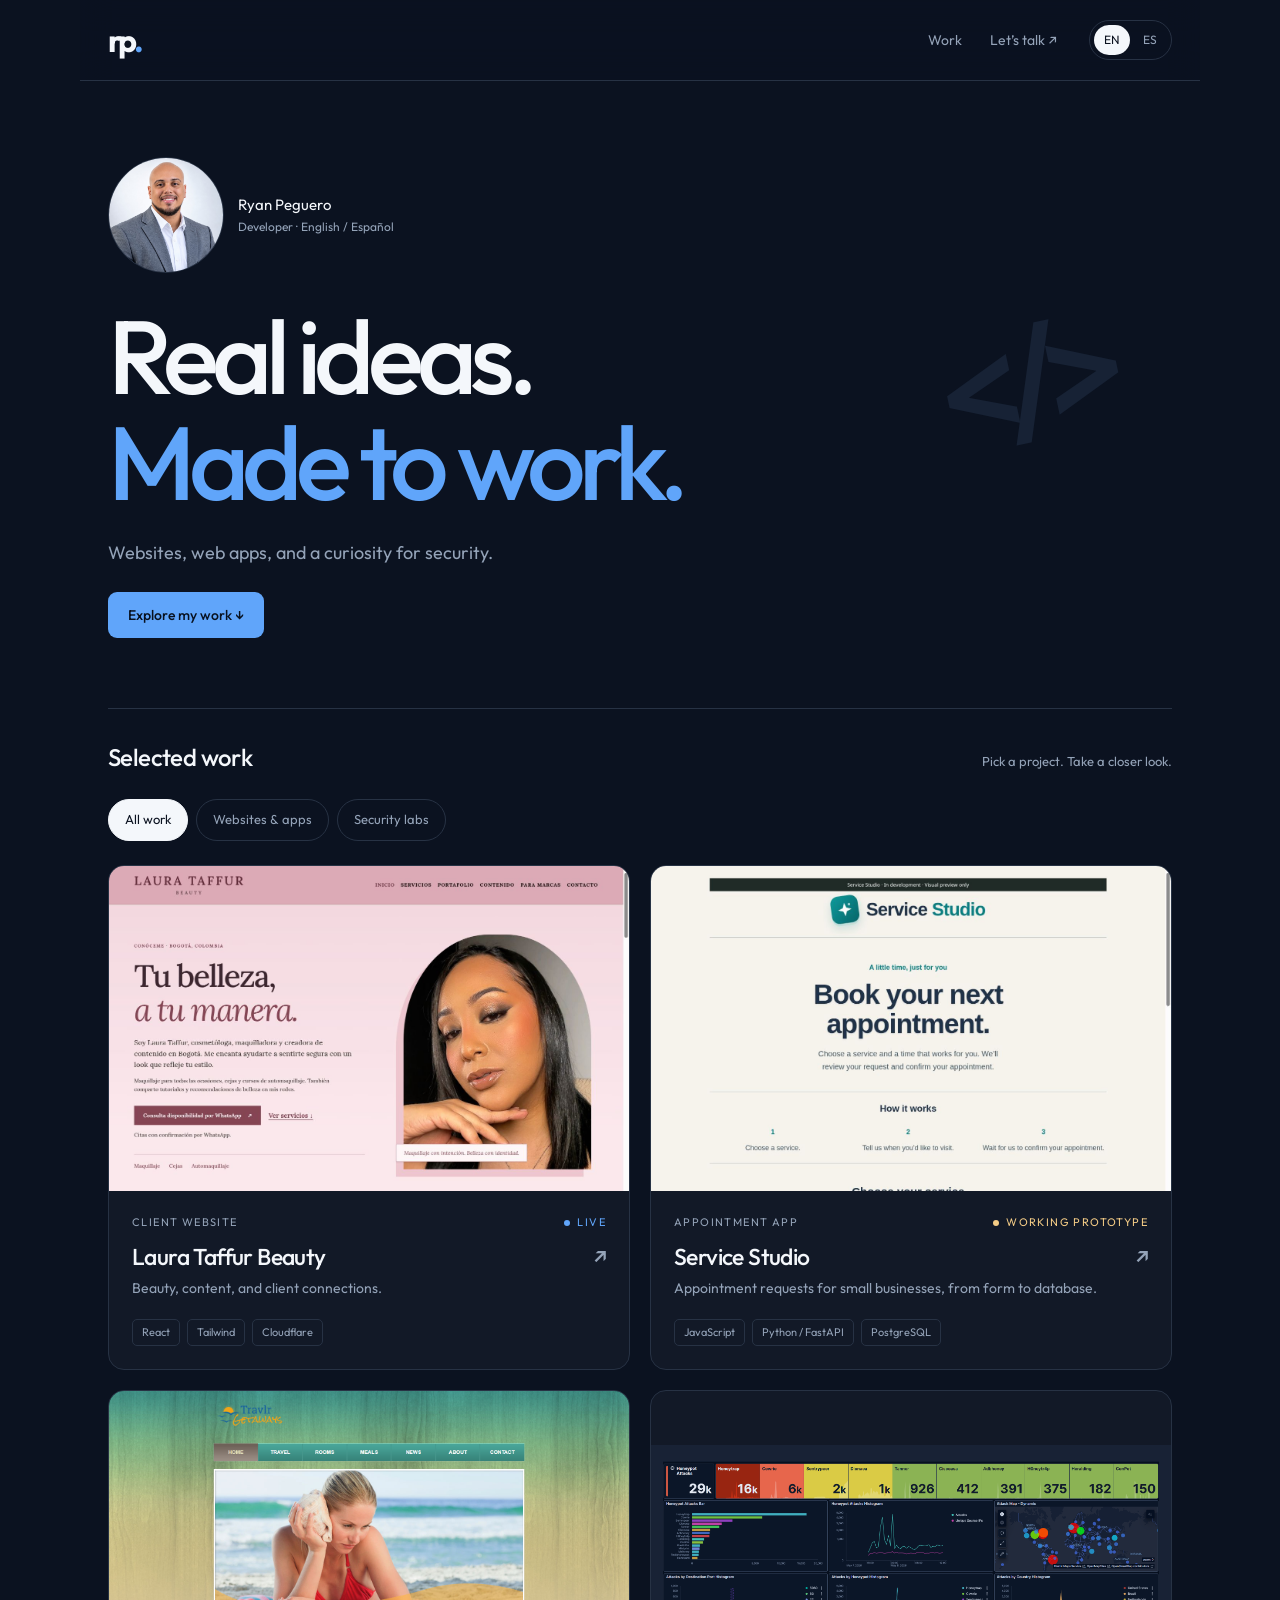
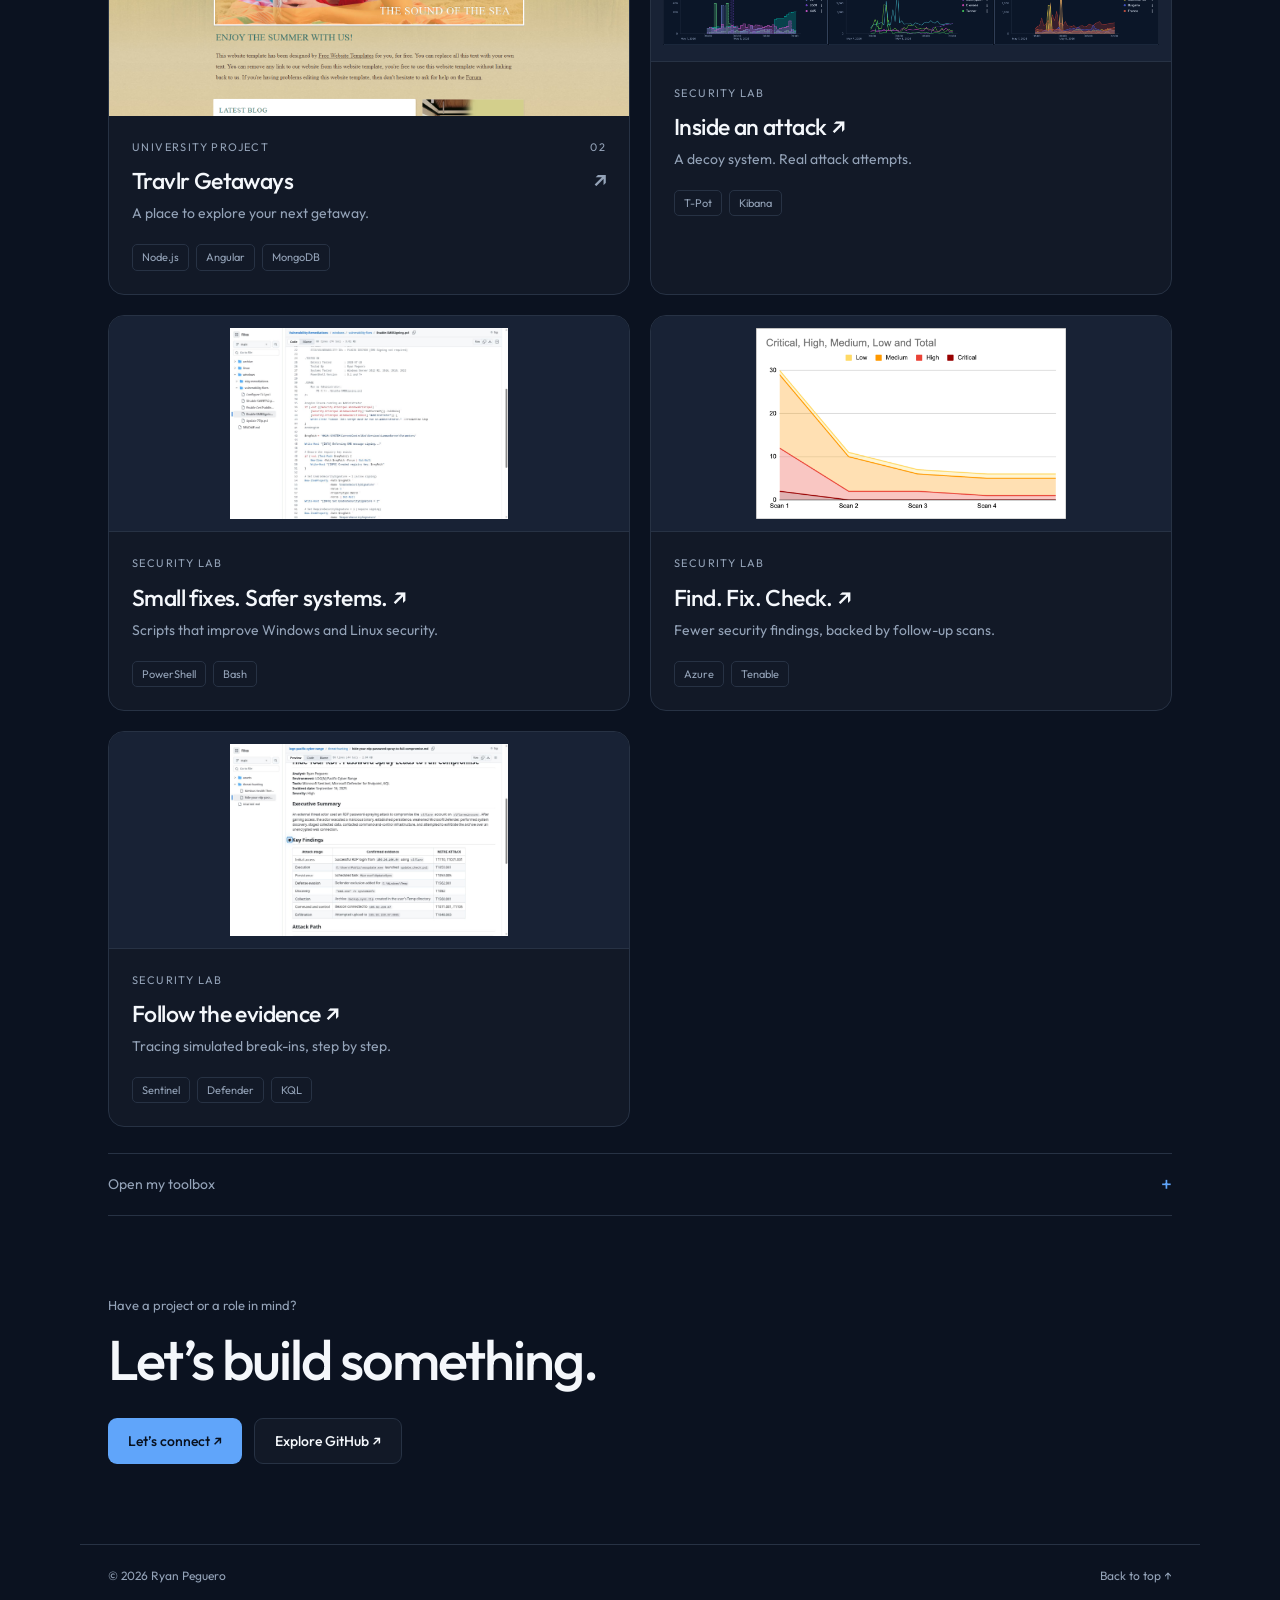
<file: index.html>
<!DOCTYPE html>
<html lang="en">
<head>
  <meta charset="UTF-8">
  <meta name="viewport" content="width=device-width, initial-scale=1">
  <meta name="theme-color" content="#0b1220">
  <meta name="description" content="Ryan Peguero — websites, web apps, and security projects. Explore the work in English or Spanish.">
  <meta property="og:type" content="website">
  <meta property="og:title" content="Ryan Peguero | Real ideas. Made to work.">
  <meta property="og:description" content="Explore my software projects, client websites, and security labs.">
  <meta property="og:url" content="https://rypeguero.github.io/portfolio-page/">
  <meta property="og:image" content="https://rypeguero.github.io/portfolio-page/images/social-preview.png?v=20261101-2">
  <meta property="og:image:alt" content="Ryan Peguero headshot alongside his portfolio headline: Real ideas. Made to work.">
  <meta property="og:image:type" content="image/png">
  <meta property="og:image:secure_url" content="https://rypeguero.github.io/portfolio-page/images/social-preview.png?v=20261101-2">
  <meta property="og:image:width" content="1200">
  <meta property="og:image:height" content="630">
  <meta name="twitter:card" content="summary_large_image">
  <meta name="twitter:description" content="Websites, web apps, and a curiosity for security.">
  <meta name="twitter:title" content="Ryan Peguero | Real ideas. Made to work.">
  <meta name="twitter:image" content="https://rypeguero.github.io/portfolio-page/images/social-preview.png?v=20261101-2">
  <title>Ryan Peguero — Developer</title>
  <link rel="icon" href="favicon.svg" type="image/svg+xml">
  <link rel="preconnect" href="https://fonts.googleapis.com">
  <link rel="preconnect" href="https://fonts.gstatic.com" crossorigin>
  <link href="https://fonts.googleapis.com/css2?family=Outfit:wght@400;500;600;700&display=swap" rel="stylesheet">
  <link rel="stylesheet" href="css/styles.css?v=20261101-blue">
  <script src="js/main.js?v=20261024-5" defer></script>
</head>
<body>
  <a class="skip" href="#work" data-en="Skip to projects" data-es="Saltar a proyectos">Skip to projects</a>
  <header class="nav">
    <a class="mark" href="#top" aria-label="Ryan Peguero">rp<span>.</span></a>
    <nav aria-label="Main navigation" data-aria-en="Main navigation" data-aria-es="Navegación principal">
      <a href="#work" data-en="Work" data-es="Proyectos">Work</a>
      <a href="#contact" data-en="Let’s talk ↗" data-es="Hablemos ↗">Let’s talk ↗</a>
    </nav>
    <div class="language" role="group" aria-label="Language / Idioma">
      <button type="button" data-lang="en" aria-pressed="true" lang="en">EN</button>
      <button type="button" data-lang="es" aria-pressed="false" lang="es">ES</button>
    </div>
  </header>
  <main id="top">
    <section class="hero" aria-labelledby="intro-title">
      <div class="intro"><img src="images/avatar.jpg?v=2" alt="Ryan Peguero" width="116" height="116"><p>Ryan Peguero <span data-en="Developer · English / Español" data-es="Desarrollador · English / Español">Developer · English / Español</span></p></div>
      <h1 id="intro-title"><span data-en="Real ideas." data-es="Ideas reales.">Real ideas.</span><br><span class="accent" data-en="Made to work." data-es="Hechas realidad.">Made to work.</span></h1>
      <p class="hero-note" data-en="Websites, web apps, and a curiosity for security." data-es="Sitios web, aplicaciones y curiosidad por la seguridad.">Websites, web apps, and a curiosity for security.</p>
      <a class="button primary" href="#work" data-en="Explore my work ↓" data-es="Explora mis proyectos ↓">Explore my work ↓</a>
      <span class="hero-number" aria-hidden="true">&lt;/&gt;</span>
    </section>
    <section id="work" class="work" aria-labelledby="work-title">
      <div class="section-top"><h2 id="work-title" data-en="Selected work" data-es="Proyectos destacados">Selected work</h2><span class="hint" data-en="Pick a project. Take a closer look." data-es="Elige un proyecto y explóralo.">Pick a project. Take a closer look.</span></div>
      <div class="filters" role="group" aria-label="Filter projects" data-aria-en="Filter projects" data-aria-es="Filtrar proyectos">
        <button type="button" data-filter="all" aria-pressed="true" data-en="All work" data-es="Todos">All work</button>
        <button type="button" data-filter="web" aria-pressed="false" data-en="Websites & apps" data-es="Sitios y apps">Websites & apps</button>
        <button type="button" data-filter="security" aria-pressed="false" data-en="Security labs" data-es="Laboratorios de seguridad">Security labs</button>
      </div>
      <p class="sr" id="filter-status" role="status" aria-live="polite"></p>
      <div class="projects">
        <article class="card web-card" data-kind="web">
          <button class="project-open" type="button" data-project="laura" aria-label="Explore Laura Taffur Beauty" data-aria-en="Explore Laura Taffur Beauty" data-aria-es="Explorar Laura Taffur Beauty">
            <div class="preview"><img src="images/laura-live.jpg" alt="Laura Taffur Beauty homepage with makeup services and a portrait of Laura" data-alt-en="Laura Taffur Beauty homepage with makeup services and a portrait of Laura" data-alt-es="Inicio de Laura Taffur Beauty con servicios de maquillaje y un retrato de Laura" width="1348" height="926"><span class="preview-action" data-en="Explore project ↗" data-es="Explorar proyecto ↗">Explore project ↗</span></div>
            <div class="card-body"><div class="card-meta"><span data-en="Client website" data-es="Sitio para cliente">Client website</span><span class="live" data-en="Live" data-es="Publicado">Live</span></div><h3>Laura Taffur Beauty <span aria-hidden="true">↗</span></h3><p data-en="Beauty, content, and client connections." data-es="Belleza, contenido y conexión con clientes.">Beauty, content, and client connections.</p><div class="tags"><span>React</span><span>Tailwind</span><span>Cloudflare</span></div></div>
          </button>
        </article>
        <article class="card web-card" data-kind="web">
          <button class="project-open" type="button" data-project="crm" aria-label="Explore Service Studio" data-aria-en="Explore Service Studio" data-aria-es="Explorar Service Studio">
            <div class="preview"><img src="images/service-studio.jpg?v=2" alt="Service Studio appointment booking homepage" data-alt-en="Service Studio appointment booking homepage" data-alt-es="Página de inicio para solicitar citas de Service Studio" width="1348" height="926" loading="lazy"><span class="preview-action" data-en="Explore project ↗" data-es="Explorar proyecto ↗">Explore project ↗</span></div>
            <div class="card-body"><div class="card-meta"><span data-en="Appointment app" data-es="App de citas">Appointment app</span><span class="prototype" data-en="Working prototype" data-es="Prototipo funcional">Working prototype</span></div><h3>Service Studio <span aria-hidden="true">↗</span></h3><p data-en="Appointment requests for small businesses, from form to database." data-es="Solicitudes de citas para pequeños negocios, del formulario a la base de datos.">Appointment requests for small businesses, from form to database.</p><div class="tags"><span>JavaScript</span><span>Python / FastAPI</span><span>PostgreSQL</span></div></div>
          </button>
        </article>
        <article class="card web-card" data-kind="web">
          <button class="project-open" type="button" data-project="travlr" aria-label="Explore Travlr Getaways" data-aria-en="Explore Travlr Getaways" data-aria-es="Explorar Travlr Getaways">
            <div class="preview"><img src="images/travlr-home.png" alt="Travlr Getaways resort website" data-alt-en="Travlr Getaways resort website" data-alt-es="Sitio de viajes Travlr Getaways" width="1440" height="900" loading="lazy"><span class="preview-action" data-en="Explore project ↗" data-es="Explorar proyecto ↗">Explore project ↗</span></div>
            <div class="card-body"><div class="card-meta"><span data-en="University project" data-es="Proyecto universitario">University project</span><span>02</span></div><h3>Travlr Getaways <span aria-hidden="true">↗</span></h3><p data-en="A place to explore your next getaway." data-es="Un lugar para descubrir tu próxima escapada.">A place to explore your next getaway.</p><div class="tags"><span>Node.js</span><span>Angular</span><span>MongoDB</span></div></div>
          </button>
        </article>
        <article class="card lab-card" data-kind="security"><button type="button" class="project-open" data-project="honeypot"><div class="preview lab-preview"><img src="images/honey-24hr.png" alt="Honeypot attack dashboard with charts and a world map" data-alt-en="Honeypot attack dashboard with charts and a world map" data-alt-es="Panel de ataques con gráficos y mapa mundial" loading="lazy"><span class="preview-action" data-en="View screenshots ↗" data-es="Ver capturas ↗">View screenshots ↗</span></div><div class="card-body"><div class="card-meta" data-en="Security lab" data-es="Laboratorio de seguridad">Security lab</div><h3 data-en="Inside an attack ↗" data-es="Dentro de un ataque ↗">Inside an attack ↗</h3><p data-en="A decoy system. Real attack attempts." data-es="Un sistema señuelo. Intentos de ataque reales.">A decoy system. Real attack attempts.</p><div class="tags"><span>T-Pot</span><span>Kibana</span></div></div></button></article>
        <article class="card lab-card" data-kind="security"><button type="button" class="project-open" data-project="fixes"><div class="preview lab-preview"><img src="images/security-script.jpg" alt="PowerShell security script and validation code on GitHub" data-alt-en="PowerShell security script and validation code on GitHub" data-alt-es="Script de seguridad y código de verificación de PowerShell en GitHub" loading="lazy"><span class="preview-action" data-en="View screenshots ↗" data-es="Ver capturas ↗">View screenshots ↗</span></div><div class="card-body"><div class="card-meta" data-en="Security lab" data-es="Laboratorio de seguridad">Security lab</div><h3 data-en="Small fixes. Safer systems. ↗" data-es="Cambios pequeños. Más seguridad. ↗">Small fixes. Safer systems. ↗</h3><p data-en="Scripts that improve Windows and Linux security." data-es="Scripts para mejorar la seguridad de Windows y Linux.">Scripts that improve Windows and Linux security.</p><div class="tags"><span>PowerShell</span><span>Bash</span></div></div></button></article>
        <article class="card lab-card" data-kind="security"><button type="button" class="project-open" data-project="scans"><div class="preview lab-preview"><img src="images/security-scan-results.png" alt="Chart showing fewer vulnerabilities across follow-up scans" data-alt-en="Chart showing fewer vulnerabilities across follow-up scans" data-alt-es="Gráfico con la reducción de vulnerabilidades en los análisis posteriores" loading="lazy"><span class="preview-action" data-en="View screenshots ↗" data-es="Ver capturas ↗">View screenshots ↗</span></div><div class="card-body"><div class="card-meta" data-en="Security lab" data-es="Laboratorio de seguridad">Security lab</div><h3 data-en="Find. Fix. Check. ↗" data-es="Encontrar. Corregir. Verificar. ↗">Find. Fix. Check. ↗</h3><p data-en="Fewer security findings, backed by follow-up scans." data-es="Menos fallos de seguridad, con resultados verificados.">Fewer security findings, backed by follow-up scans.</p><div class="tags"><span>Azure</span><span>Tenable</span></div></div></button></article>
        <article class="card lab-card" data-kind="security"><button type="button" class="project-open" data-project="hunts"><div class="preview lab-preview"><img src="images/security-hunt.jpg" alt="Investigation report with a table of attack evidence" data-alt-en="Investigation report with a table of attack evidence" data-alt-es="Informe de investigación con una tabla de evidencias del ataque" loading="lazy"><span class="preview-action" data-en="View screenshots ↗" data-es="Ver capturas ↗">View screenshots ↗</span></div><div class="card-body"><div class="card-meta" data-en="Security lab" data-es="Laboratorio de seguridad">Security lab</div><h3 data-en="Follow the evidence ↗" data-es="Seguir las pistas ↗">Follow the evidence ↗</h3><p data-en="Tracing simulated break-ins, step by step." data-es="Investigación de ataques simulados, paso a paso.">Tracing simulated break-ins, step by step.</p><div class="tags"><span>Sentinel</span><span>Defender</span><span>KQL</span></div></div></button></article>
      </div>
      <details class="toolbox"><summary><span data-en="Open my toolbox" data-es="Ver mis herramientas">Open my toolbox</span><span aria-hidden="true">+</span></summary><div class="tool-list"><span>HTML / CSS</span><span>JavaScript</span><span>React</span><span>TypeScript</span><span>Python</span><span>Node.js</span><span>Git</span><span>SQL</span><span>PowerShell</span></div></details>
    </section>
    <section class="contact" id="contact"><p class="eyebrow" data-en="Have a project or a role in mind?" data-es="¿Tienes un proyecto o una oportunidad?">Have a project or a role in mind?</p><h2 data-en="Let’s build something." data-es="Construyamos algo.">Let’s build something.</h2><div class="contact-links"><a class="button primary" href="https://www.linkedin.com/in/ryan-peguero/" target="_blank" rel="noreferrer" data-en="Let’s connect ↗" data-es="Hablemos ↗">Let’s connect ↗</a><a class="button secondary" href="https://github.com/rypeguero" target="_blank" rel="noreferrer" data-en="Explore GitHub ↗" data-es="Explorar GitHub ↗">Explore GitHub ↗</a></div></section>
  </main>
  <footer><span>© 2026 Ryan Peguero</span><a href="#top" data-en="Back to top ↑" data-es="Volver arriba ↑">Back to top ↑</a></footer>
  <dialog id="project-dialog" aria-labelledby="dialog-title"><div class="dialog-top"><p id="dialog-category"></p><button class="close" type="button" data-en="Close ×" data-es="Cerrar ×">Close ×</button></div><div class="dialog-content"><h2 id="dialog-title"></h2><p id="dialog-description"></p><div id="dialog-gallery"><div class="dialog-image"><img id="dialog-image" alt=""></div><div class="gallery-controls"><button type="button" id="previous" aria-label="Previous screenshot" data-aria-en="Previous screenshot" data-aria-es="Captura anterior">←</button><p id="gallery-caption" aria-live="polite"></p><button type="button" id="next" aria-label="Next screenshot" data-aria-en="Next screenshot" data-aria-es="Captura siguiente">→</button></div></div><ul id="dialog-points"></ul><div id="dialog-links"></div></div></dialog>
</body>
</html>
</file>
<file: css/styles.css>
:root{color-scheme:dark;--bg:#0b1220;--panel:#121927;--ink:#f4f7fb;--muted:#94a3b8;--line:#273244;--accent:#60a5fa;--max:1120px;font-family:Outfit,system-ui,sans-serif;font-size:16px}
*{box-sizing:border-box}html{scroll-behavior:smooth;scroll-padding-top:100px}body{margin:0;background:var(--bg);color:var(--ink);line-height:1.5}button,a{-webkit-tap-highlight-color:transparent}button{font:inherit;color:inherit;cursor:pointer}a{color:inherit;text-decoration:none}img{max-width:100%;display:block}button:focus-visible,a:focus-visible,summary:focus-visible{outline:2px solid var(--accent);outline-offset:5px}button{touch-action:manipulation}[hidden]{display:none!important}.sr{position:absolute;width:1px;height:1px;padding:0;margin:-1px;overflow:hidden;clip-path:inset(50%);white-space:nowrap}.skip{position:fixed;top:-100px;left:20px;padding:12px;background:var(--accent);color:var(--bg);z-index:100}.skip:focus{top:10px}
.nav{position:sticky;top:0;z-index:10;display:flex;align-items:center;gap:32px;max-width:var(--max);margin:auto;padding:20px 28px;background:rgba(11,18,32,.94);backdrop-filter:blur(16px);border-bottom:1px solid var(--line)}.mark{font-size:32px;letter-spacing:-3px;font-weight:700;line-height:1}.mark span{color:var(--accent)}.nav nav{display:flex;gap:28px;margin-left:auto;font-size:14px}.nav nav a{color:var(--muted)}.nav nav a:hover{color:var(--ink)}.language{display:flex;gap:3px;padding:4px;border:1px solid var(--line);border-radius:30px}.language button{font-size:12px;padding:6px 10px;border:0;border-radius:20px;background:transparent;color:var(--muted)}.language button[aria-pressed=true]{background:var(--ink);color:var(--bg)}
main,footer{max-width:var(--max);margin:auto;padding:0 28px}.hero{position:relative;padding:76px 0 70px;isolation:isolate;overflow:hidden}.intro{display:flex;align-items:center;gap:14px}.intro img{width:116px;height:116px;flex-shrink:0;object-fit:cover;object-position:50% 18%;border-radius:50%;border:1px solid var(--line)}.intro p{margin:0;font-size:15px}.intro p span{display:block;color:var(--muted);font-size:12px;margin-top:2px}h1{font-size:clamp(52px,8.7vw,104px);letter-spacing:-.065em;line-height:1.02;font-weight:500;margin:30px 0 24px}.accent{color:var(--accent)}.hero-note{color:var(--muted);font-size:18px;margin:0 0 26px;max-width:40ch}.button{display:inline-flex;align-items:center;justify-content:center;min-height:46px;padding:11px 20px;border-radius:9px;font-size:14px;font-weight:500;transition:transform .2s,background .2s}.primary{background:var(--accent);color:#08111f}.primary:hover{background:#93c5fd;transform:translateY(-2px)}.secondary{background:var(--panel);border:1px solid var(--line)}.secondary:hover{background:#1d293a}.hero-number{position:absolute;right:6%;top:30%;font-size:150px;font-weight:500;letter-spacing:-18px;color:#172235;transform:rotate(-12deg);z-index:-1;user-select:none}
.work{border-top:1px solid var(--line);padding-top:30px}.section-top{display:flex;align-items:baseline;justify-content:space-between;gap:16px}.section-top h2{font-size:24px;font-weight:500;letter-spacing:-.6px;margin:0}.hint{font-size:13px;color:var(--muted)}.filters{display:flex;flex-wrap:wrap;gap:8px;margin:24px 0}.filters button{min-height:42px;padding:9px 16px;border:1px solid var(--line);border-radius:30px;background:transparent;color:var(--muted);font-size:13px;transition:background .2s,color .2s}.filters button:hover{border-color:#64748b;color:var(--ink)}.filters button[aria-pressed=true]{background:var(--ink);color:var(--bg);border-color:var(--ink)}.projects{display:grid;grid-template-columns:repeat(2,minmax(0,1fr));gap:20px}.card{min-width:0;border:1px solid var(--line);border-radius:16px;overflow:hidden;background:var(--panel);transition:border-color .2s,transform .2s}.card:hover,.card:focus-within{border-color:#4b6b95;transform:translateY(-4px)}.project-open{width:100%;height:100%;display:block;padding:0;background:none;border:0;text-align:left}.preview{position:relative;aspect-ratio:1.6;overflow:hidden;background:#182235}.preview>img{width:100%;height:100%;object-fit:cover;object-position:top;transition:transform .6s}.project-open:hover .preview>img{transform:scale(1.035)}.preview-action{position:absolute;bottom:14px;right:14px;border-radius:24px;padding:8px 12px;background:#0b1220e8;color:#fff;font-size:12px;opacity:0;transform:translateY(6px);transition:opacity .2s,transform .2s}.project-open:hover .preview-action,.project-open:focus-visible .preview-action{opacity:1;transform:none}.card-body{padding:23px}.card-meta{display:flex;justify-content:space-between;gap:16px;color:var(--muted);font-size:11px;text-transform:uppercase;letter-spacing:1.4px}.live{color:var(--accent)}.live::before{content:'';display:inline-block;width:6px;height:6px;border-radius:50%;background:var(--accent);margin-right:7px}.card h3{font-size:23px;line-height:1.25;letter-spacing:-.6px;font-weight:500;margin:12px 0 7px}.web-card h3{display:flex;justify-content:space-between;gap:12px}.web-card h3>span{font-size:22px;color:var(--muted)}.card p{font-size:14px;color:var(--muted);margin:0}.tags{display:flex;flex-wrap:wrap;gap:7px;margin-top:20px}.tags span{font-size:11px;color:var(--muted);padding:4px 9px;border:1px solid var(--line);border-radius:5px}.lab-symbol{display:flex;justify-content:space-between;align-items:center;margin:22px 23px 0;font-size:11px;color:#94a3b8}.lab-symbol>span{font-size:28px;color:var(--accent);line-height:1.5;letter-spacing:-1px}.lab-card .card-body{padding-top:15px}.toolbox{margin-top:26px;border-top:1px solid var(--line);border-bottom:1px solid var(--line)}.toolbox summary{cursor:pointer;display:flex;justify-content:space-between;list-style:none;padding:20px 0;font-size:14px;color:var(--muted)}.toolbox summary::-webkit-details-marker{display:none}.toolbox summary>span:last-child{color:var(--accent);font-size:20px;line-height:1}.toolbox[open] summary>span:last-child{transform:rotate(45deg)}.tool-list{display:flex;flex-wrap:wrap;gap:12px;padding:0 0 24px}.tool-list span{border:1px solid var(--line);border-radius:6px;padding:6px 12px;font-size:13px}
.contact{padding:80px 0}.eyebrow{color:var(--muted);font-size:13px;margin:0 0 12px}.contact h2{font-size:clamp(34px,5vw,56px);font-weight:500;line-height:1.15;letter-spacing:-2px;margin:0 0 26px}.contact-links{display:flex;flex-wrap:wrap;gap:12px}footer{display:flex;justify-content:space-between;gap:24px;padding-top:22px;padding-bottom:28px;border-top:1px solid var(--line);font-size:12px;color:var(--muted)}footer a:hover{color:var(--accent)}
dialog{color:var(--ink);background:#121927;border:1px solid #334155;border-radius:18px;padding:0;width:min(900px,calc(100% - 32px));max-height:90dvh;overflow:auto;box-shadow:0 32px 150px #000b}dialog::backdrop{background:#000d;backdrop-filter:blur(7px)}.dialog-top{position:sticky;top:0;z-index:1;display:flex;align-items:center;justify-content:space-between;gap:16px;padding:14px 24px;background:#121927;border-bottom:1px solid var(--line)}.dialog-top p{margin:0;font-size:12px;color:var(--muted)}.close{border:1px solid var(--line);background:transparent;border-radius:24px;padding:8px 14px;min-height:40px}.close:hover{border-color:var(--accent)}.dialog-content{padding:28px}.dialog-content h2{font-size:clamp(28px,5vw,40px);font-weight:500;letter-spacing:-1px;line-height:1.15;margin:0 0 14px}.dialog-content>p{color:var(--muted);max-width:58ch;margin:0 0 24px}.dialog-image{background:#182235;border:1px solid var(--line);border-radius:10px;overflow:hidden}.dialog-image img{width:100%;height:auto}.gallery-controls{display:flex;align-items:center;gap:14px;justify-content:space-between;padding:12px 0}.gallery-controls button{width:42px;height:42px;border:1px solid var(--line);background:transparent;border-radius:50%}.gallery-controls p{font-size:12px;color:var(--muted);margin:0;text-align:center}.gallery-controls button:disabled{opacity:.3;cursor:default}#dialog-points{padding-left:20px;margin:20px 0 24px;color:var(--muted);font-size:14px}#dialog-points li{margin-bottom:8px}#dialog-links{display:flex;flex-wrap:wrap;gap:10px}
@media(hover:none){.preview-action{opacity:1;transform:none}}@media(max-width:720px){main,footer{padding-left:20px;padding-right:20px}.nav{padding:17px 20px;gap:20px}.nav nav{gap:18px;font-size:12px}.hero{padding:48px 0}.hero-number{font-size:90px;right:0;top:45%;opacity:.65;letter-spacing:-10px}.hero-note{font-size:16px;max-width:30ch}.section-top{display:block}.hint{display:block;margin-top:8px}.projects{grid-template-columns:1fr;gap:16px}.card-body{padding:20px}.contact{padding:58px 0}.dialog-content{padding:20px}.dialog-top{padding:12px 20px}.filters button{padding:8px 12px;font-size:12px}.card:hover{transform:none}}
@media(max-width:360px){.nav{gap:12px}.nav nav{gap:12px}.language button{padding:6px 8px}h1{font-size:47px}.intro p{font-size:14px}}
@media(prefers-reduced-motion:reduce){html{scroll-behavior:auto}*,*::before,*::after{transition:none!important;animation:none!important}.card:hover,.primary:hover{transform:none}.project-open:hover .preview>img{transform:none}}

.lab-preview{aspect-ratio:2.4;padding:12px;background:#182235;border-bottom:1px solid var(--line)}.lab-preview>img{object-fit:contain;object-position:center;border-radius:5px}.lab-card .card-body{padding-top:23px}@media(max-width:720px){.intro img{width:96px;height:96px}.lab-preview{aspect-ratio:2.2}}

.prototype{color:#f4cc86}.prototype::before{content:"";display:inline-block;width:6px;height:6px;border-radius:50%;background:currentColor;margin-right:7px}
</file>
